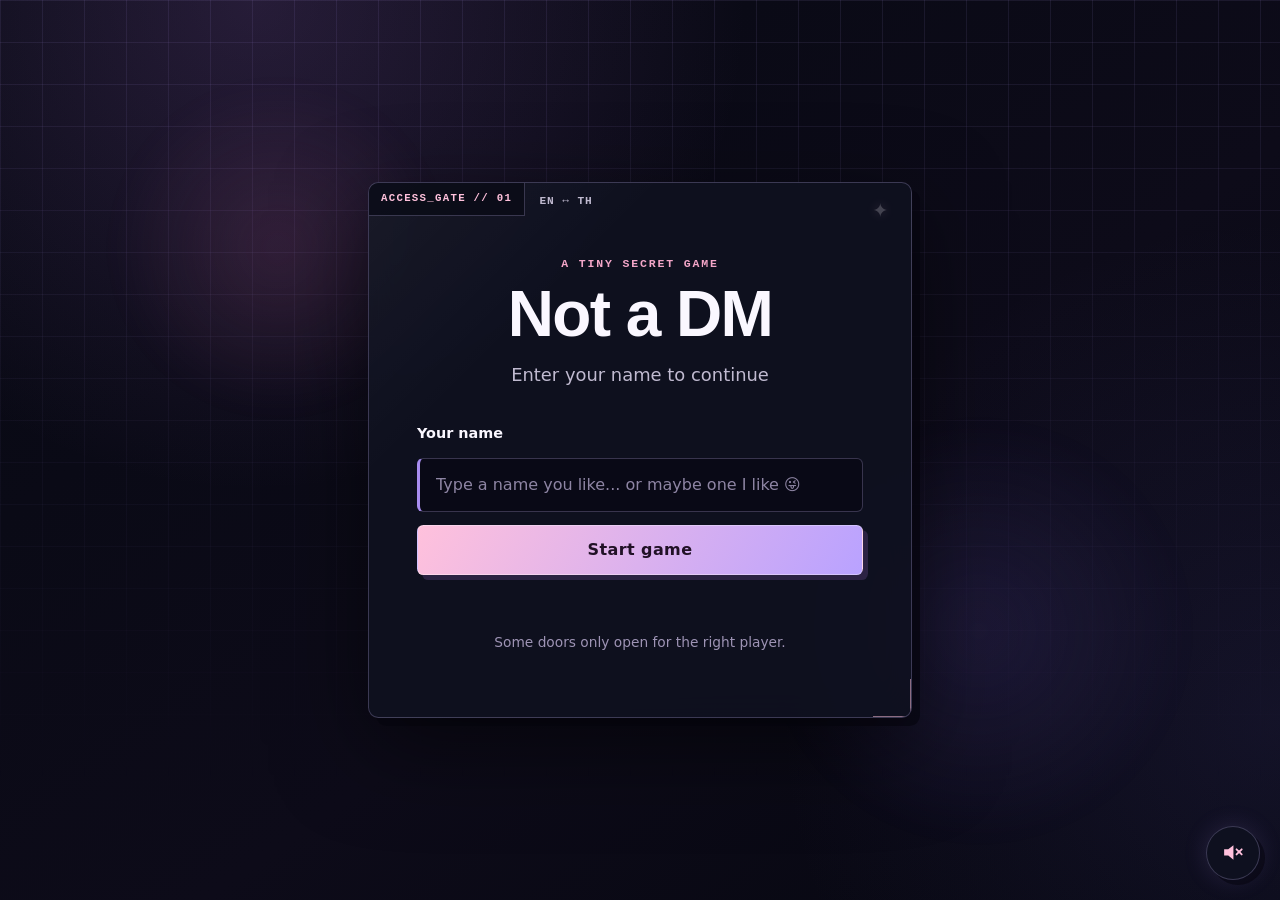
<file: index.html>
<!doctype html>
<html lang="en">
<head>
  <meta charset="UTF-8">
  <meta name="viewport" content="width=device-width, initial-scale=1.0">
  <meta name="theme-color" content="#0d0b1d">
  <link rel="icon" href="assets/favicon.svg" type="image/svg+xml">
  <title>Not a DM | เกมลับเล็ก ๆ</title>
  <link rel="stylesheet" href="css/style.css">
  <script src="js/core.js" defer></script>
  <script src="js/translations.js" defer></script>
  <script src="js/audio.js" defer></script>
  <script src="js/pages.js" defer></script>
  <script src="js/effects.js" defer></script>
  <script src="js/main.js" defer></script>
</head>
<body data-i18n-title="indexTitle">
  <div class="glow glow-one" aria-hidden="true"></div>
  <div class="glow glow-two" aria-hidden="true"></div>

  <main class="page-shell">
    <section class="card card--compact" aria-labelledby="page-title" data-file-label="ACCESS_GATE // 01">
      <button class="language-toggle" id="language-toggle" type="button" data-language-toggle aria-label="Switch language to English">EN ↔ TH</button>
      <button class="collectible" type="button" data-collectible="gate" data-i18n-aria-label="gateCollectibleLabel" aria-label="เก็บดาวลับหน้าแรก" aria-pressed="false">✦</button>
      <p class="eyebrow" data-i18n="eyebrow">เกมลับเล็ก ๆ</p>
      <h1 id="page-title">Not a DM</h1>
      <p class="subtitle" data-i18n="subtitle">กรอกชื่อเพื่อไปต่อ</p>

      <form class="name-form" id="name-form" novalidate>
        <label for="player-name" data-i18n="nameLabel">ชื่อของคุณ</label>
        <input
          id="player-name"
          name="playerName"
          type="text"
          autocomplete="name"
          placeholder="พิมพ์ชื่อที่คุณชอบ..หรือจะเป็นชื่อที่ผมชอบดีน้า..😜"
          data-i18n-placeholder="namePlaceholder"
          required
        >
        <button class="button button--primary" type="submit" data-i18n="startButton">เริ่มเกม</button>
        <p class="form-status" id="form-status" role="status" aria-live="polite"></p>
      </form>

      <p class="microcopy" data-i18n="microcopy">ประตูบางบานจะเปิดให้ผู้เล่นที่ใช่เท่านั้น</p>
      <p class="collectible-status" data-collectible-status role="status" aria-live="polite"></p>
    </section>
  </main>

</body>
</html>
</file>
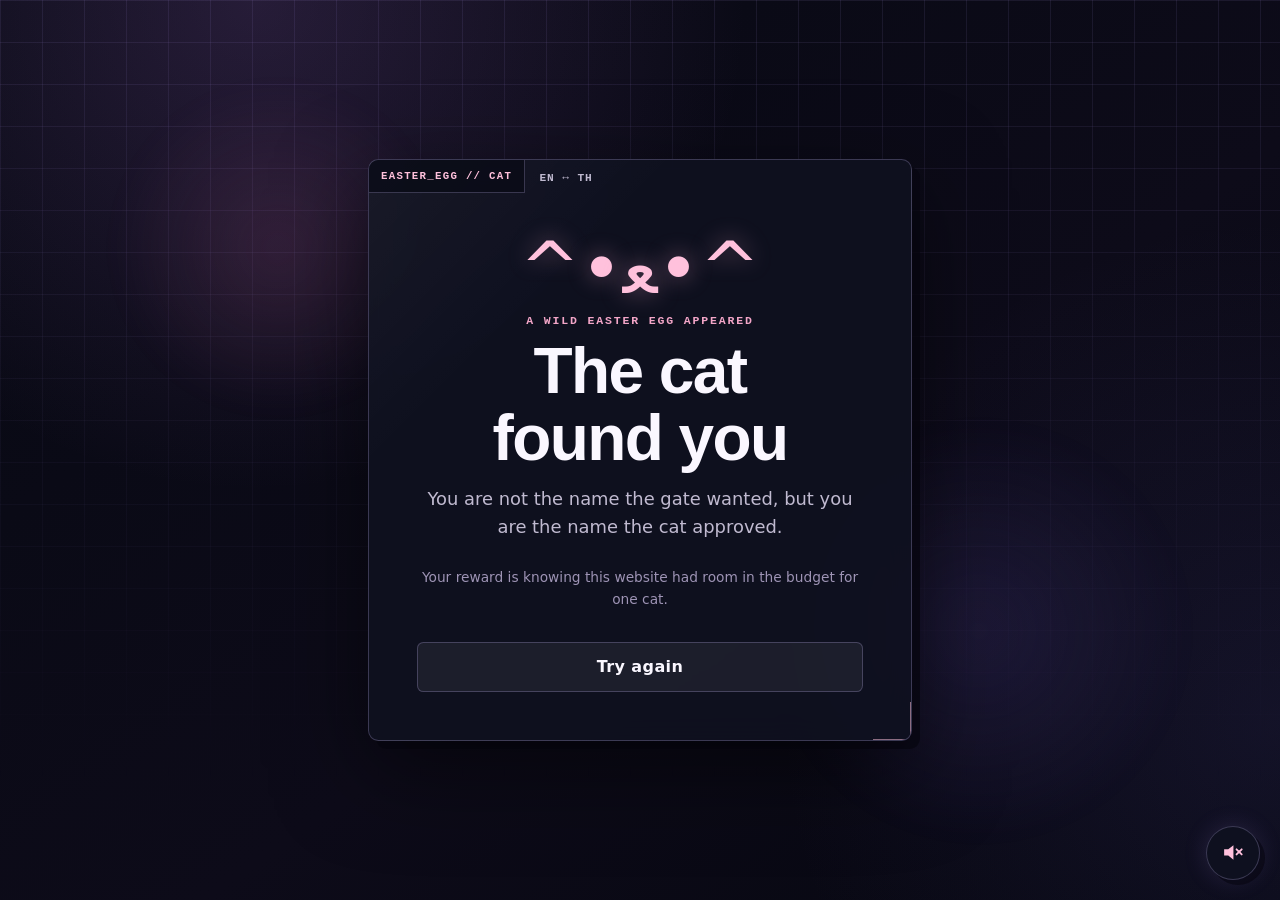
<file: cat.html>
<!doctype html>
<html lang="en">
<head>
  <meta charset="UTF-8">
  <meta name="viewport" content="width=device-width, initial-scale=1.0">
  <meta name="theme-color" content="#0d0b1d">
  <link rel="icon" href="assets/favicon.svg" type="image/svg+xml">
  <title>แมวพบคุณแล้ว | Not a DM</title>
  <link rel="stylesheet" href="css/style.css">
  <script src="js/core.js" defer></script>
  <script src="js/translations.js" defer></script>
  <script src="js/audio.js" defer></script>
  <script src="js/pages.js" defer></script>
  <script src="js/effects.js" defer></script>
  <script src="js/main.js" defer></script>
</head>
<body data-return-on-refresh="true" data-i18n-title="catTitle">
  <div class="glow glow-one" aria-hidden="true"></div>
  <div class="glow glow-two" aria-hidden="true"></div>

  <main class="page-shell">
    <section class="card card--compact cat-card" aria-labelledby="page-title" data-file-label="EASTER_EGG // CAT">
      <button class="language-toggle" type="button" data-language-toggle aria-label="Switch language to English">EN ↔ TH</button>
      <p class="cat-face" aria-hidden="true">^•ﻌ•^</p>
      <p class="eyebrow" data-i18n="catEyebrow">Easter egg ที่เจอได้เฉยเลย</p>
      <h1 id="page-title" data-i18n="catHeading">แมวพบคุณแล้ว</h1>
      <p class="subtitle" data-i18n="catSubtitle">คุณไม่ใช่ชื่อที่ประตูตามหา แต่เป็นชื่อที่แมวอนุมัติ</p>
      <p class="microcopy microcopy--spaced" data-i18n="catMicrocopy">รางวัลคือการได้รู้ว่าเว็บนี้มีงบสำหรับแมวหนึ่งตัว</p>
      <div class="button-group">
        <a class="button button--secondary" href="index.html" data-home-link data-i18n="tryAgainButton">กลับไปลองใหม่</a>
      </div>
    </section>
  </main>
</body>
</html>
</file>
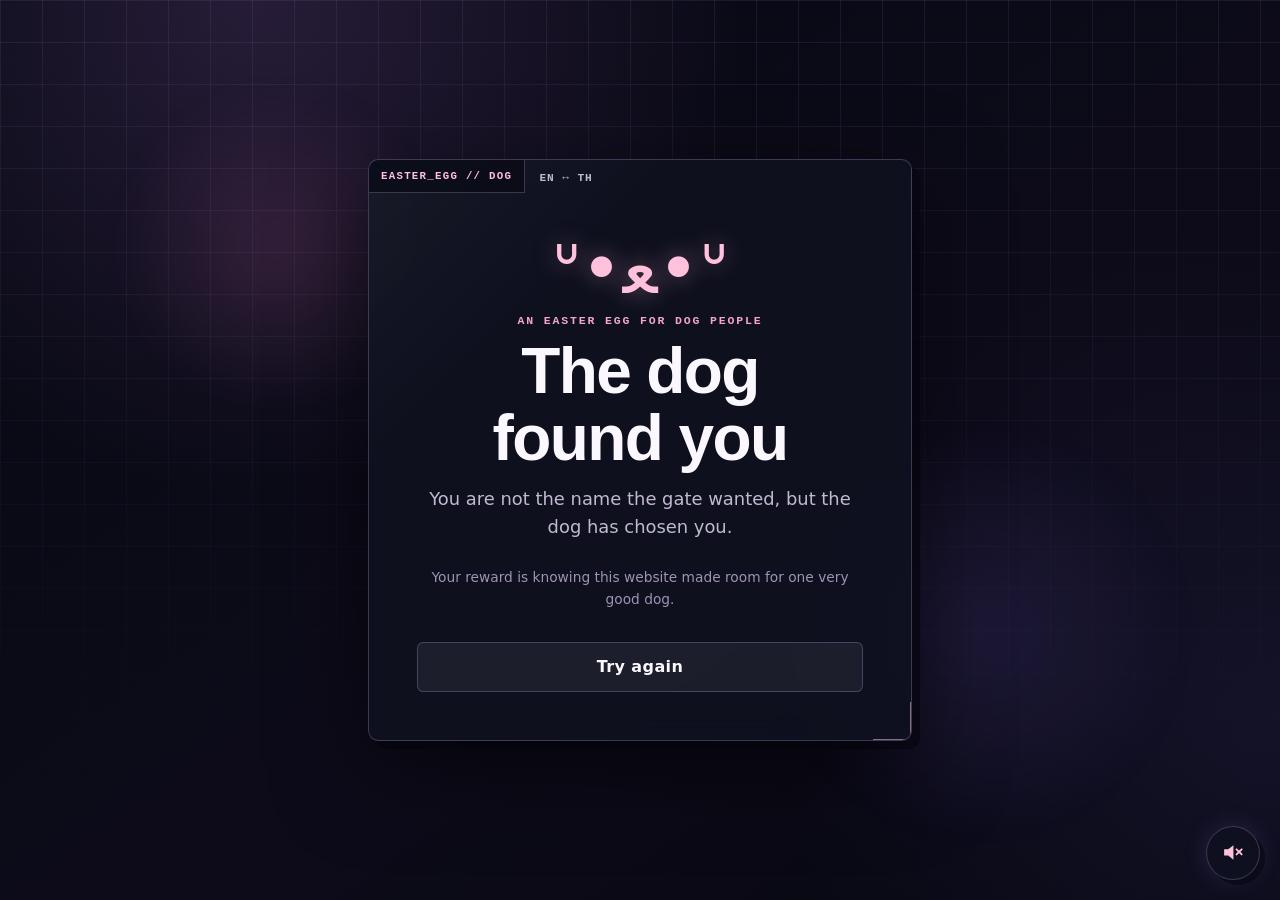
<file: dog.html>
<!doctype html>
<html lang="en">
<head>
  <meta charset="UTF-8">
  <meta name="viewport" content="width=device-width, initial-scale=1.0">
  <meta name="theme-color" content="#0d0b1d">
  <link rel="icon" href="assets/favicon.svg" type="image/svg+xml">
  <title>หมาพบคุณแล้ว | Not a DM</title>
  <link rel="stylesheet" href="css/style.css">
  <script src="js/core.js" defer></script>
  <script src="js/translations.js" defer></script>
  <script src="js/audio.js" defer></script>
  <script src="js/pages.js" defer></script>
  <script src="js/effects.js" defer></script>
  <script src="js/main.js" defer></script>
</head>
<body data-return-on-refresh="true" data-i18n-title="dogTitle">
  <div class="glow glow-one" aria-hidden="true"></div>
  <div class="glow glow-two" aria-hidden="true"></div>

  <main class="page-shell">
    <section class="card card--compact dog-card" aria-labelledby="page-title" data-file-label="EASTER_EGG // DOG">
      <button class="language-toggle" type="button" data-language-toggle aria-label="Switch language to English">EN ↔ TH</button>
      <p class="dog-face" aria-hidden="true">ᐡ•ﻌ•ᐡ</p>
      <p class="eyebrow" data-i18n="dogEyebrow">Easter egg สำหรับทีมหมา</p>
      <h1 id="page-title" data-i18n="dogHeading">หมาพบคุณแล้ว</h1>
      <p class="subtitle" data-i18n="dogSubtitle">คุณไม่ใช่ชื่อที่ประตูตามหา แต่เป็นคนที่หมาเลือกแล้ว</p>
      <p class="microcopy microcopy--spaced" data-i18n="dogMicrocopy">รางวัลคือการได้รู้ว่าเว็บนี้มีพื้นที่สำหรับหมาที่น่ารักหนึ่งตัว</p>
      <div class="button-group">
        <a class="button button--secondary" href="index.html" data-home-link data-i18n="tryAgainButton">กลับไปลองใหม่</a>
      </div>
    </section>
  </main>
</body>
</html>
</file>
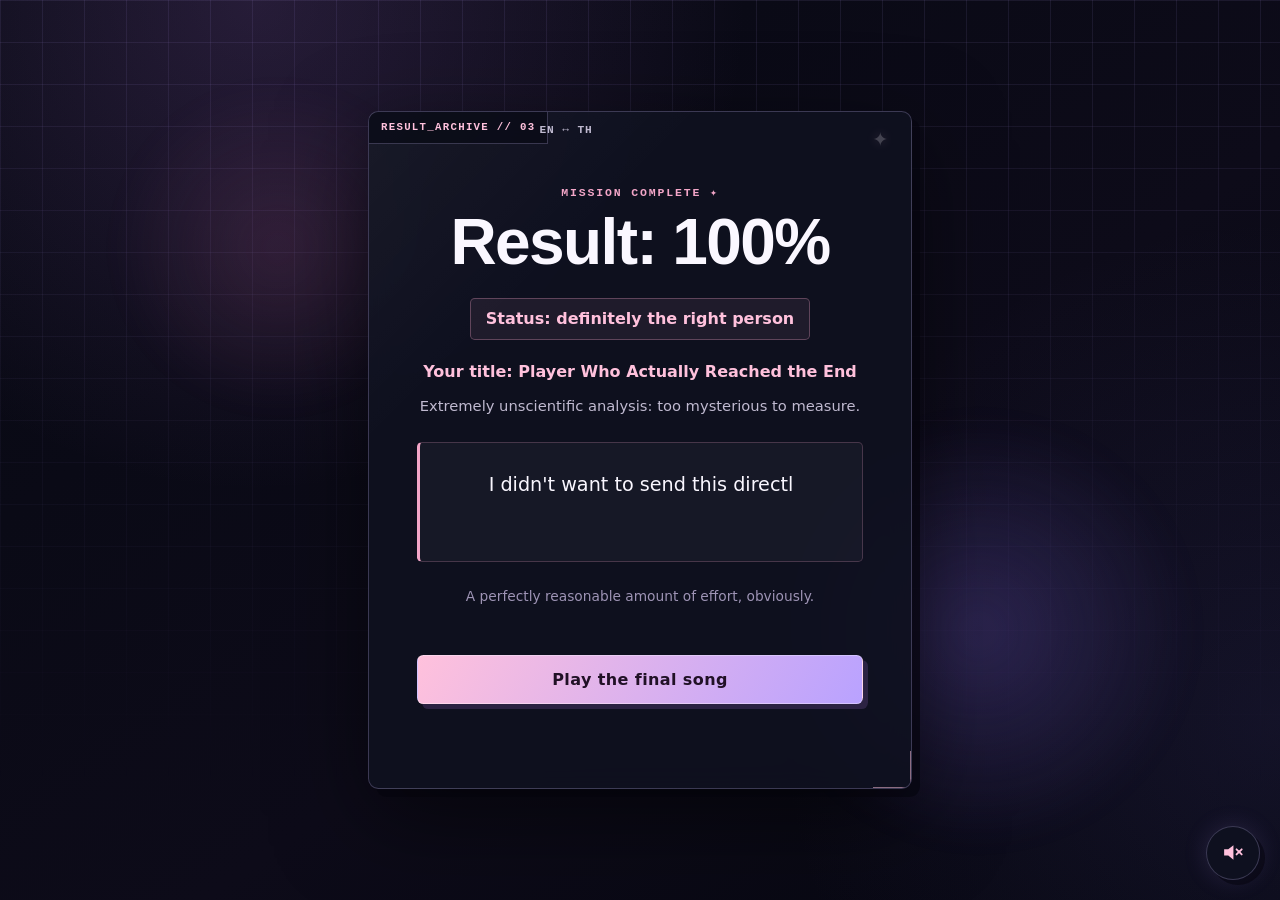
<file: ending.html>
<!doctype html>
<html lang="en">
<head>
  <meta charset="UTF-8">
  <meta name="viewport" content="width=device-width, initial-scale=1.0">
  <meta name="theme-color" content="#0d0b1d">
  <link rel="icon" href="assets/favicon.svg" type="image/svg+xml">
  <title>ผลลัพธ์: 100% | Not a DM</title>
  <link rel="stylesheet" href="css/style.css">
  <script src="js/core.js" defer></script>
  <script src="js/translations.js" defer></script>
  <script src="js/audio.js" defer></script>
  <script src="js/pages.js" defer></script>
  <script src="js/effects.js" defer></script>
  <script src="js/main.js" defer></script>
</head>
<body data-return-on-refresh="true" data-i18n-title="endingTitle">
  <div class="glow glow-one" aria-hidden="true"></div>
  <div class="glow glow-two glow-two--bright" aria-hidden="true"></div>

  <main class="page-shell">
    <section class="card card--compact" aria-labelledby="page-title" data-file-label="RESULT_ARCHIVE // 03">
      <button class="language-toggle" type="button" data-language-toggle aria-label="Switch language to English">EN ↔ TH</button>
      <button class="collectible collectible--ending" type="button" data-collectible="finale" data-i18n-aria-label="finaleCollectibleLabel" aria-label="เก็บดาวลับหน้าสุดท้าย" aria-pressed="false">✦</button>
      <p class="eyebrow" data-i18n="endingEyebrow">ภารกิจสำเร็จ ✦</p>
      <h1 id="page-title" data-i18n="endingHeading">ผลลัพธ์: 100%</h1>
      <p class="result-status" data-i18n="endingStatus">สถานะ: เป็นคนที่ใช่อย่างแน่นอน</p>
      <p class="result-title" id="result-title"></p>
      <p class="personality-summary" id="personality-summary"></p>

      <div class="letter" data-i18n-aria-label="finalMessageLabel" aria-label="ข้อความสุดท้าย">
        <p class="final-message" id="typed-message"></p>
        <p class="player-note" id="player-note" hidden></p>
      </div>

      <p class="microcopy" data-i18n="endingMicrocopy">เป็นความพยายามในระดับที่สมเหตุสมผลมาก แน่นอนอยู่แล้ว</p>
      <p class="collectible-status" data-collectible-status role="status" aria-live="polite"></p>
      <p class="secret-reward" id="secret-reward" data-i18n="secretReward" hidden>เก็บดาวครบแล้ว ✦ ข้อความลับคือ: คนทำเว็บตั้งใจให้คุณยิ้มจริง ๆ นะ</p>

      <div class="button-group">
        <button class="button button--primary" id="song-button" type="button" data-song-url="https://www.youtube.com/watch?v=pk4q4-U891E" data-i18n="finalSongButton">เปิดเพลงสุดท้าย</button>
      </div>
      <p class="countdown" id="song-countdown" role="status" aria-live="polite"></p>
    </section>
  </main>
</body>
</html>
</file>
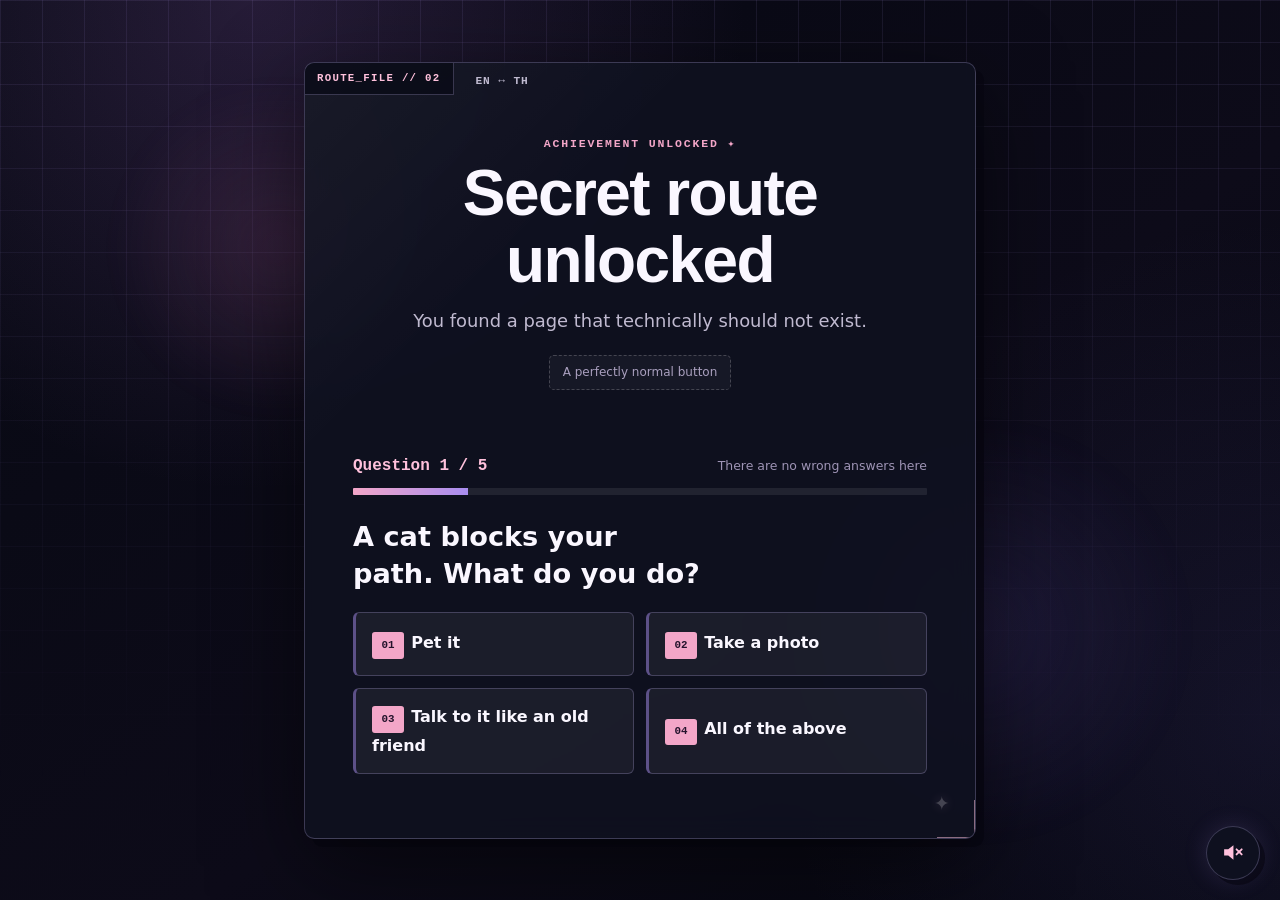
<file: secret.html>
<!doctype html>
<html lang="en">
<head>
  <meta charset="UTF-8">
  <meta name="viewport" content="width=device-width, initial-scale=1.0">
  <meta name="theme-color" content="#0d0b1d">
  <link rel="icon" href="assets/favicon.svg" type="image/svg+xml">
  <title>ปลดล็อกเส้นทางลับแล้ว | Not a DM</title>
  <link rel="stylesheet" href="css/style.css">
  <script src="js/core.js" defer></script>
  <script src="js/translations.js" defer></script>
  <script src="js/audio.js" defer></script>
  <script src="js/pages.js" defer></script>
  <script src="js/effects.js" defer></script>
  <script src="js/main.js" defer></script>
</head>
<body data-return-on-refresh="true" data-i18n-title="secretTitle">
  <div class="glow glow-one" aria-hidden="true"></div>
  <div class="glow glow-two" aria-hidden="true"></div>

  <main class="page-shell">
    <section class="card" aria-labelledby="page-title" data-file-label="ROUTE_FILE // 02">
      <button class="language-toggle" type="button" data-language-toggle aria-label="Switch language to English">EN ↔ TH</button>
      <button class="collectible collectible--secret" type="button" data-collectible="route" data-i18n-aria-label="routeCollectibleLabel" aria-label="เก็บดาวลับในเส้นทาง" aria-pressed="false">✦</button>
      <p class="eyebrow" data-i18n="secretEyebrow">ปลดล็อกความสำเร็จ ✦</p>
      <h1 id="page-title" data-i18n="secretHeading">ปลดล็อกเส้นทางลับแล้ว</h1>
      <p class="subtitle" data-i18n="secretSubtitle">คุณเจอหน้าที่ตามหลักแล้วไม่ควรมีอยู่จริง</p>

      <div class="runaway-zone">
        <button class="runaway-button" id="runaway-button" type="button" data-i18n="runawayButton">ปุ่มธรรมดาที่ไม่น่าสงสัย</button>
        <p class="runaway-status" id="runaway-status" role="status" aria-live="polite"></p>
      </div>

      <div class="quiz" id="quiz" aria-live="polite">
        <div class="quiz__header">
          <p class="progress" id="quiz-progress">คำถาม 1 / 5</p>
          <span class="quiz__hint" data-i18n="quizHint">ที่นี่ไม่มีคำตอบผิด</span>
        </div>
        <div class="progress-track" aria-hidden="true">
          <span id="progress-bar"></span>
        </div>
        <h2 class="quiz__question" id="quiz-question" data-i18n="quizLoading">กำลังเตรียมภารกิจ...</h2>
        <div class="quiz__answers" id="quiz-answers"></div>
      </div>
      <p class="collectible-status" data-collectible-status role="status" aria-live="polite"></p>
    </section>
  </main>
</body>
</html>
</file>
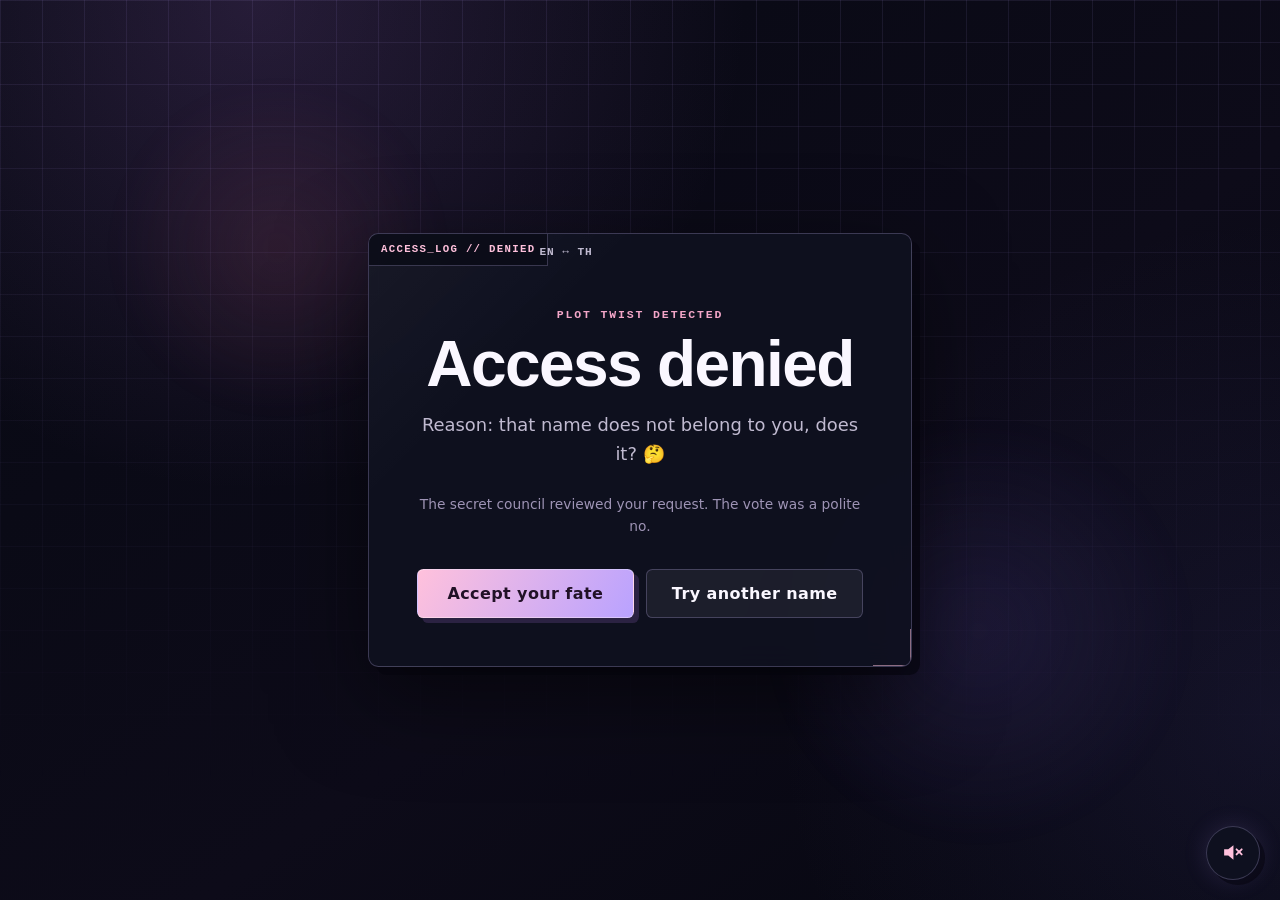
<file: wrong.html>
<!doctype html>
<html lang="en">
  <head>
    <meta charset="UTF-8" />
    <meta name="viewport" content="width=device-width, initial-scale=1.0" />
    <meta name="theme-color" content="#0d0b1d" />
    <link rel="icon" href="assets/favicon.svg" type="image/svg+xml" />
    <title>ปฏิเสธการเข้าใช้ | Not a DM</title>
    <link rel="stylesheet" href="css/style.css" />
    <script src="js/core.js" defer></script>
    <script src="js/translations.js" defer></script>
    <script src="js/audio.js" defer></script>
    <script src="js/pages.js" defer></script>
    <script src="js/effects.js" defer></script>
    <script src="js/main.js" defer></script>
  </head>
  <body data-return-on-refresh="true" data-i18n-title="wrongTitle">
    <div class="glow glow-one glow-one--warning" aria-hidden="true"></div>
    <div class="glow glow-two" aria-hidden="true"></div>

    <main class="page-shell">
      <section
        class="card card--compact"
        aria-labelledby="page-title"
        data-file-label="ACCESS_LOG // DENIED"
      >
        <button
          class="language-toggle"
          type="button"
          data-language-toggle
          aria-label="Switch language to English"
        >
          EN ↔ TH
        </button>
        <p class="eyebrow" data-i18n="wrongEyebrow">หักมุมแล้วหนึ่ง</p>
        <h1 id="page-title" data-i18n="wrongHeading">เข้าไม่ได้จ้า</h1>
        <p class="subtitle" data-i18n="wrongSubtitle">
          เหตุผล: คุณไม่ใช่เจ้าของชื่อนั้นสินะ 🤔
        </p>
        <p class="microcopy microcopy--spaced" data-i18n="wrongMicrocopy">
          สภาลับพิจารณาคำขอของคุณแล้ว ผลโหวตคือไม่อนุมัติครับ
        </p>

        <div
          class="button-group"
          data-i18n-aria-label="nextOptionsLabel"
          aria-label="ตัวเลือกถัดไป"
        >
          <a
            class="button button--primary"
            href="https://www.youtube.com/watch?v=Yfu6G3f8Xxc"
            target="_blank"
            rel="noopener noreferrer"
            data-i18n="acceptFateButton"
            >ยอมรับชะตากรรม</a
          >
          <a
            class="button button--secondary"
            href="index.html"
            data-home-link
            data-i18n="tryAnotherButton"
            >ลองชื่ออื่น</a
          >
        </div>
      </section>
    </main>
  </body>
</html>
</file>
<file: css/style.css>
@import url("foundation.css");
@import url("components.css");
@import url("game.css");
@import url("effects.css");
@import url("responsive.css");
</file>
